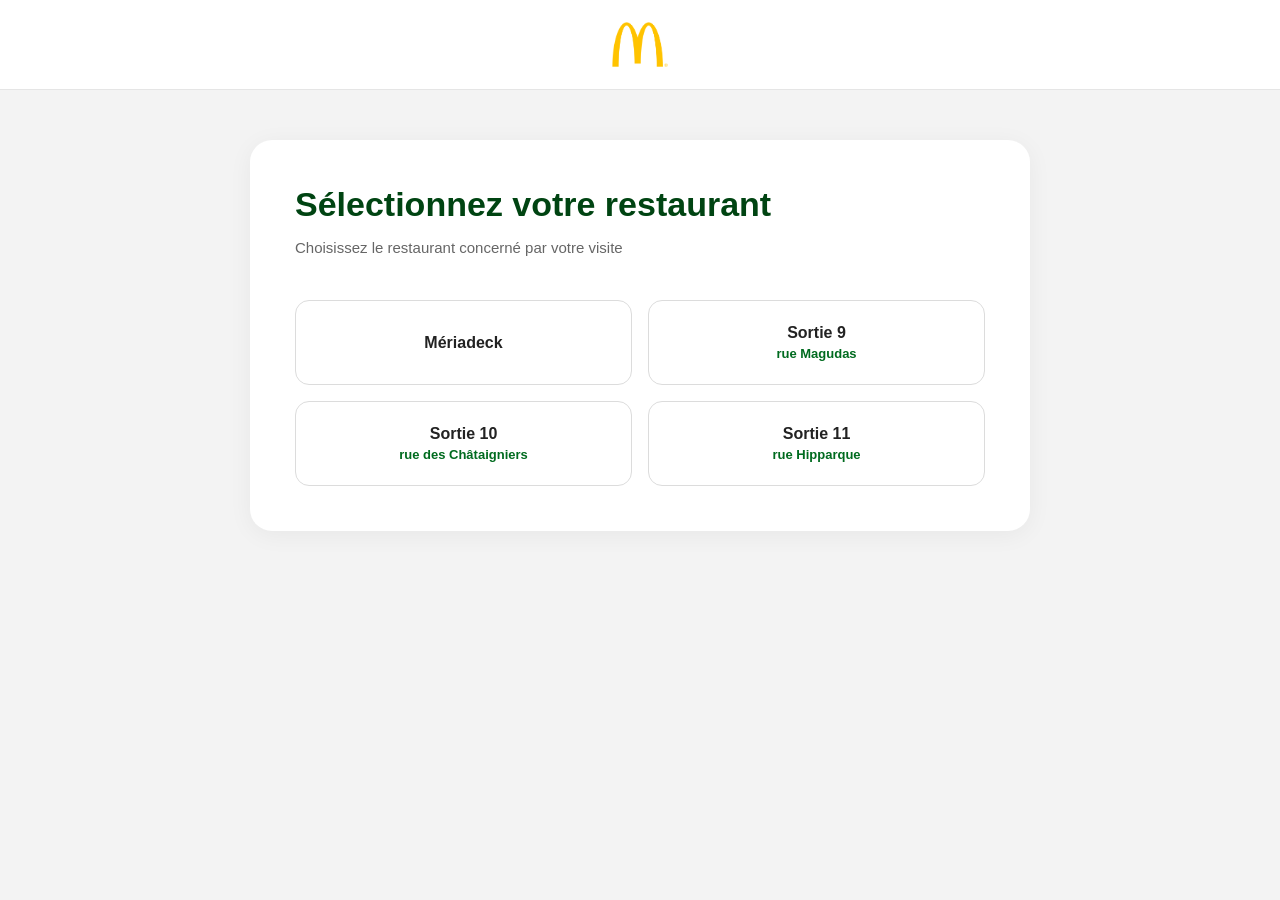
<file: index.html>
<!DOCTYPE html>
<html lang="fr">
<head>
<meta charset="UTF-8">
<meta name="viewport" content="width=device-width, initial-scale=1.0">
<title>Votre avis compte</title>
<link rel="stylesheet" href="css/style.css">
</head>

<body>

<header>
<img src="logo.png" class="logo" onclick="history.back()">
</header>

<div class="container">

<div class="card">

<h1>Sélectionnez votre restaurant</h1>

<p class="subtitle">
Choisissez le restaurant concerné par votre visite
</p>

<div class="restaurants">

<button class="restaurant-btn" onclick="chooseRestaurant('MERIADECK')">
<span class="restaurant-main">Mériadeck</span>
</button>

<button class="restaurant-btn" onclick="chooseRestaurant('S9')">
<span class="restaurant-main">Sortie 9</span>
<span class="restaurant-sub">rue Magudas</span>
</button>

<button class="restaurant-btn" onclick="chooseRestaurant('S10')">
<span class="restaurant-main">Sortie 10</span>
<span class="restaurant-sub">rue des Châtaigniers</span>
</button>

<button class="restaurant-btn" onclick="chooseRestaurant('S11')">
<span class="restaurant-main">Sortie 11</span>
<span class="restaurant-sub">rue Hipparque</span>
</button>

<!--
AJOUT D’UN NOUVEAU RESTAURANT

Pour ajouter un restaurant :
1. Copier le bloc ci-dessous
2. Enlever les lignes de commentaire qui entourent le bouton
3. Remplacer S12 par le code souhaité
4. Modifier le nom et la rue
-->

<!--
<button class="restaurant-btn" onclick="chooseRestaurant('S12')">
<span class="restaurant-main">Sortie 12</span>
<span class="restaurant-sub">Nom de la rue</span>
</button>
-->

</div>

</div>

</div>

<script>

function chooseRestaurant(code){

localStorage.clear();
localStorage.setItem("restaurant", code);
window.location.href = "rating.html";

}

</script>

</body>
</html>
</file>
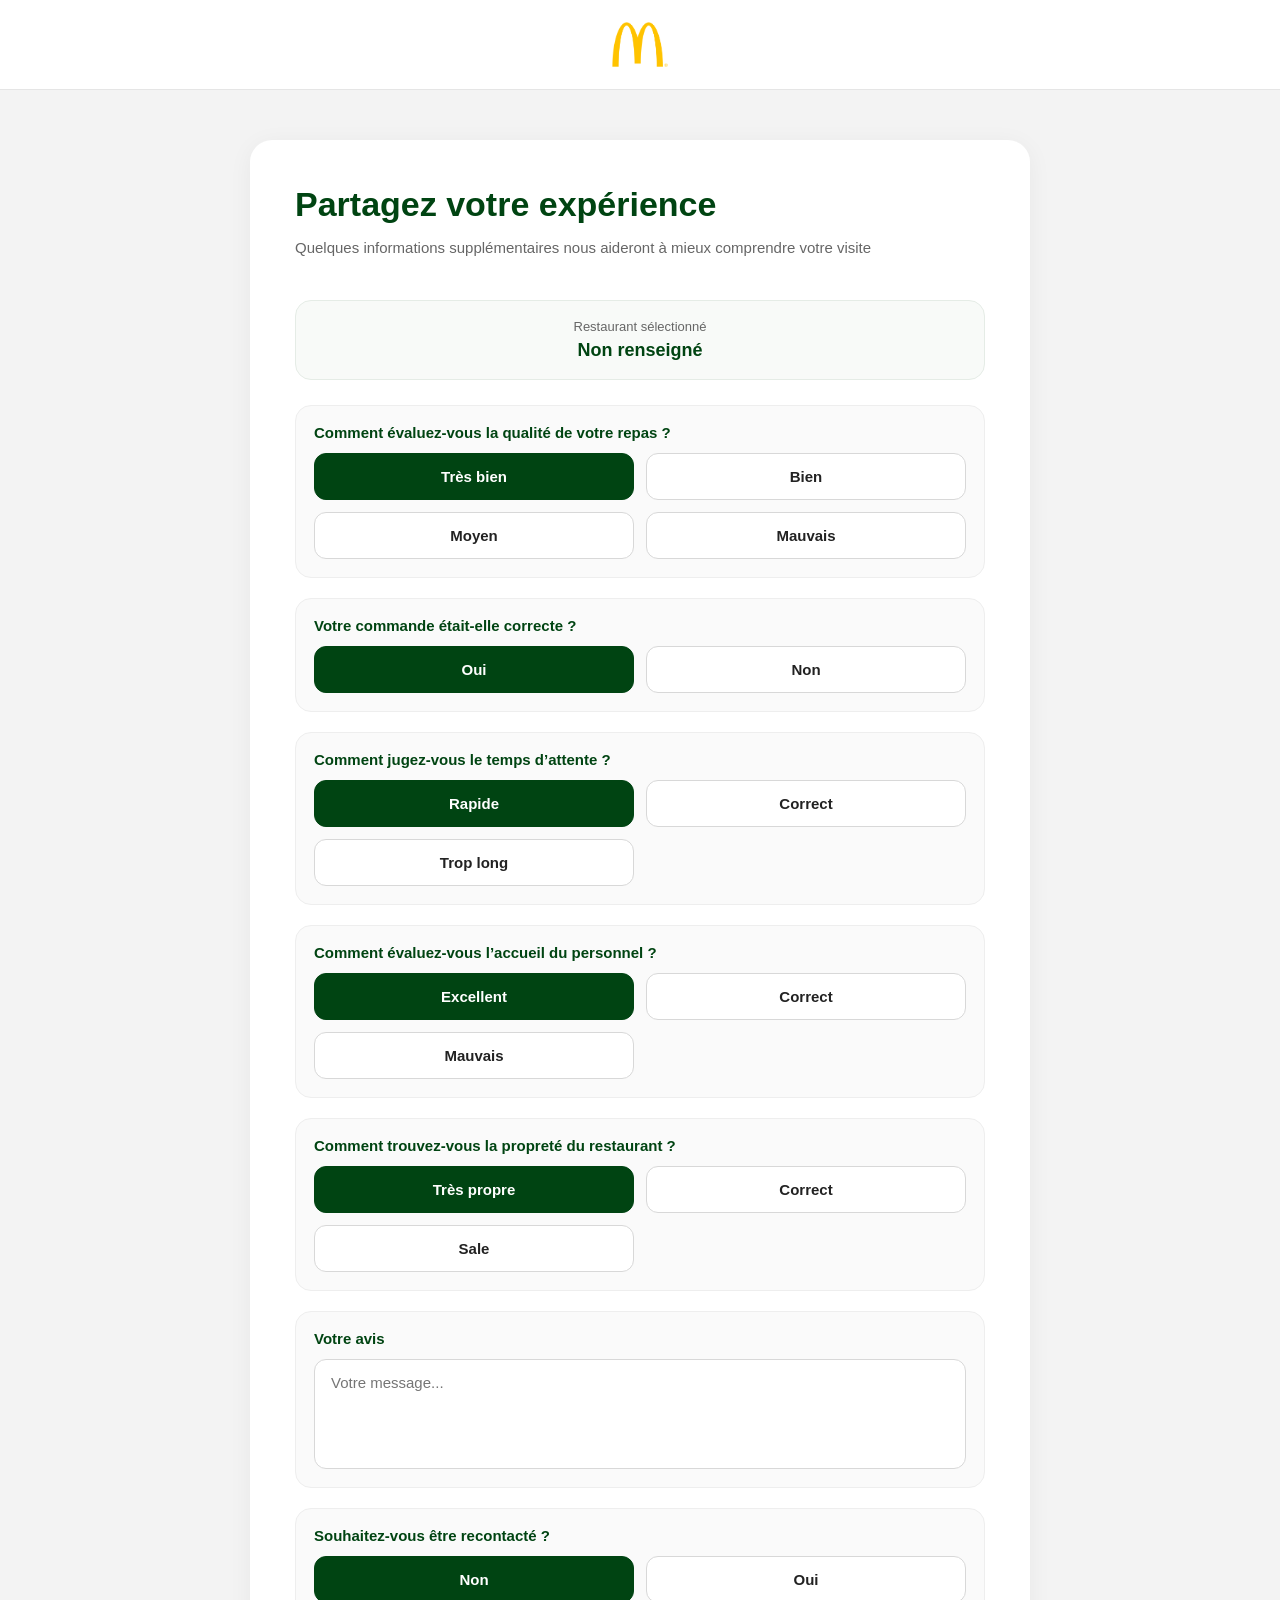
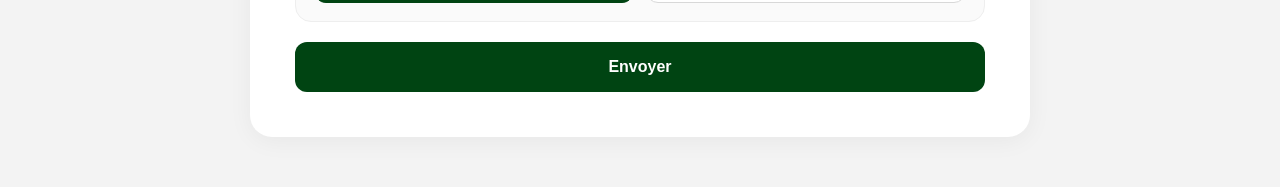
<file: feedback.html>
<!DOCTYPE html>
<html lang="fr">
<head>
<meta charset="UTF-8">
<meta name="viewport" content="width=device-width, initial-scale=1.0">
<title>Votre avis</title>
<link rel="stylesheet" href="css/style.css">
</head>

<body>

<header>
<img src="logo.png" class="logo" onclick="history.back()">
</header>

<div class="container">
<div class="card">

<h1>Partagez votre expérience</h1>

<p class="subtitle">
Quelques informations supplémentaires nous aideront à mieux comprendre votre visite
</p>

<div class="selected-restaurant-box">
<p>Restaurant sélectionné</p>
<strong id="restaurantDisplay"></strong>
</div>

<form id="feedbackForm" action="https://formsubmit.co/experienceclient@mcdofamily.com" method="POST">

<input type="hidden" name="_subject" value="Nouveau retour client McDonald's">
<input type="hidden" name="_captcha" value="false">
<input type="hidden" name="_template" value="table">
<input type="hidden" name="_next" value="https://teammarketingmcdo-afk.github.io/mcdo-feedback/thanks.html">

<input type="hidden" id="restaurantInput" name="Restaurant">
<input type="hidden" id="ratingInput" name="Note">

<div class="form-group">
<label>Comment évaluez-vous la qualité de votre repas ?</label>

<input type="hidden" name="Qualité du repas" id="qualite" value="Très bien">

<div class="choice-grid" data-target="qualite">
<button type="button" class="choice-btn active" data-value="Très bien">Très bien</button>
<button type="button" class="choice-btn" data-value="Bien">Bien</button>
<button type="button" class="choice-btn" data-value="Moyen">Moyen</button>
<button type="button" class="choice-btn" data-value="Mauvais">Mauvais</button>
</div>
</div>


<div class="form-group">
<label>Votre commande était-elle correcte ?</label>

<input type="hidden" name="Commande correcte" id="commande" value="Oui">

<div class="choice-grid" data-target="commande">
<button type="button" class="choice-btn active" data-value="Oui">Oui</button>
<button type="button" class="choice-btn" data-value="Non">Non</button>
</div>
</div>


<div class="form-group">
<label>Comment jugez-vous le temps d’attente ?</label>

<input type="hidden" name="Temps d'attente" id="attente" value="Rapide">

<div class="choice-grid" data-target="attente">
<button type="button" class="choice-btn active" data-value="Rapide">Rapide</button>
<button type="button" class="choice-btn" data-value="Correct">Correct</button>
<button type="button" class="choice-btn" data-value="Trop long">Trop long</button>
</div>
</div>


<div class="form-group">
<label>Comment évaluez-vous l’accueil du personnel ?</label>

<input type="hidden" name="Accueil" id="accueil" value="Excellent">

<div class="choice-grid" data-target="accueil">
<button type="button" class="choice-btn active" data-value="Excellent">Excellent</button>
<button type="button" class="choice-btn" data-value="Correct">Correct</button>
<button type="button" class="choice-btn" data-value="Mauvais">Mauvais</button>
</div>
</div>


<div class="form-group">
<label>Comment trouvez-vous la propreté du restaurant ?</label>

<input type="hidden" name="Propreté" id="proprete" value="Très propre">

<div class="choice-grid" data-target="proprete">
<button type="button" class="choice-btn active" data-value="Très propre">Très propre</button>
<button type="button" class="choice-btn" data-value="Correct">Correct</button>
<button type="button" class="choice-btn" data-value="Sale">Sale</button>
</div>
</div>


<div class="form-group">
<label>Votre avis</label>
<textarea name="Commentaire" id="commentaire" placeholder="Votre message..."></textarea>
</div>


<div class="form-group">
<label>Souhaitez-vous être recontacté ?</label>

<input type="hidden" name="Souhaite être recontacté" id="contactChoice" value="Non">

<div class="choice-grid" data-target="contactChoice">
<button type="button" class="choice-btn active" data-value="Non">Non</button>
<button type="button" class="choice-btn" data-value="Oui">Oui</button>
</div>
</div>

<div id="contactFields">

<div class="form-group">
<label>Email</label>
<input
type="email"
name="Email client"
id="emailClient"
placeholder="votre@email.com">
</div>

<div class="form-group">
<label>Téléphone</label>
<input
type="tel"
name="Téléphone client"
id="telephoneClient"
placeholder="06 00 00 00 00">
</div>

</div>

<button type="submit" class="primary-btn">
Envoyer
</button>

</form>

</div>
</div>

<script src="js/restaurants.js"></script>
<script src="js/feedback.js"></script>

</body>
</html>
</file>
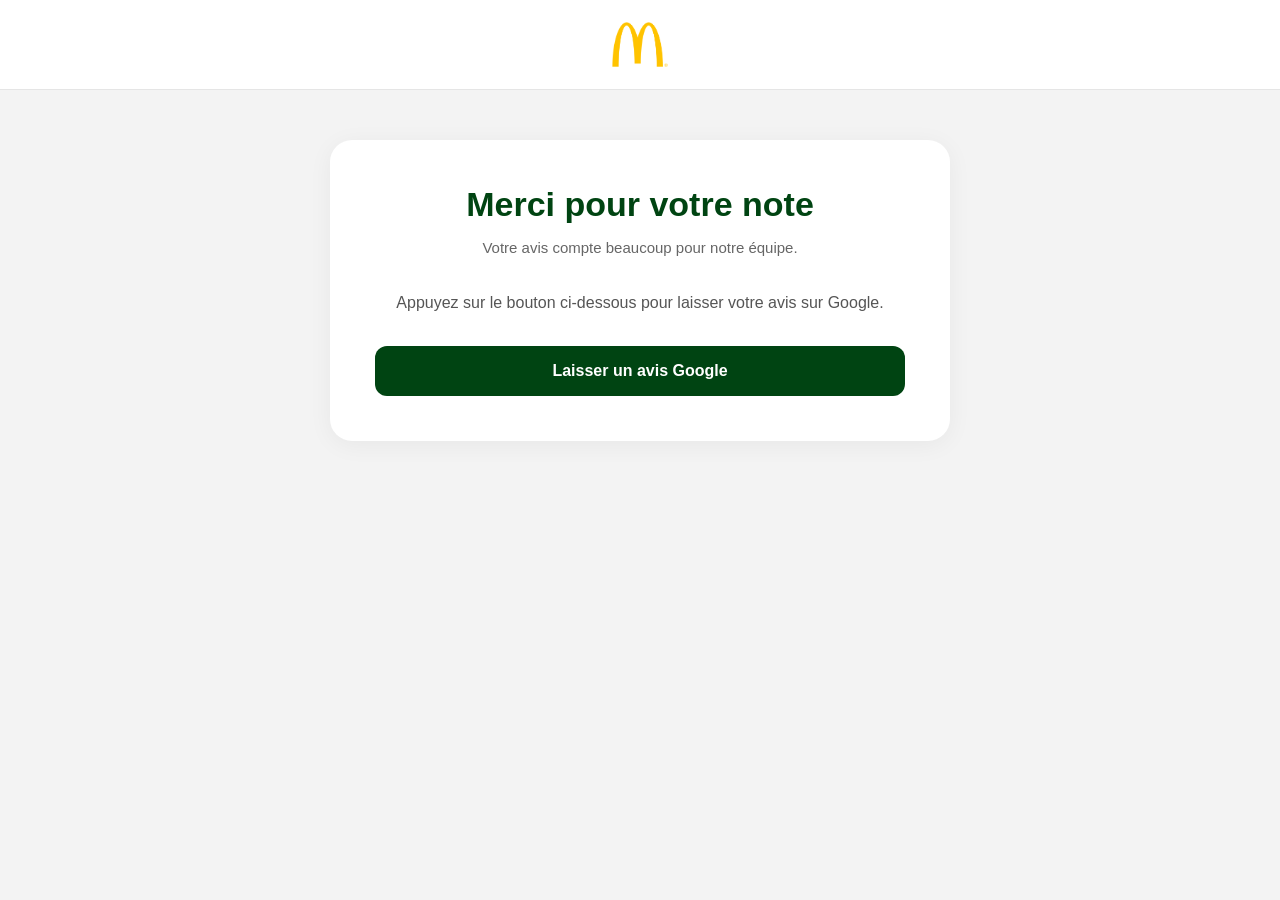
<file: google-review.html>
<!DOCTYPE html>
<html lang="fr">
<head>
<meta charset="UTF-8">
<meta name="viewport" content="width=device-width, initial-scale=1.0">
<title>Laisser un avis Google</title>
<link rel="stylesheet" href="css/style.css">
</head>

<body>

<header>
<img src="logo.png" class="logo" onclick="window.location.href='index.html'">
</header>

<div class="container">
<div class="card thank-card">

<h1>Merci pour votre note</h1>

<p class="subtitle">
Votre avis compte beaucoup pour notre équipe.
</p>

<p class="thanks-text">
Appuyez sur le bouton ci-dessous pour laisser votre avis sur Google.
</p>

<a id="googleReviewBtn" class="primary-btn link-btn" target="_blank" rel="noopener">
Laisser un avis Google
</a>

</div>
</div>

<script src="js/restaurants.js"></script>
<script src="js/google-review.js"></script>

</body>
</html>
</file>
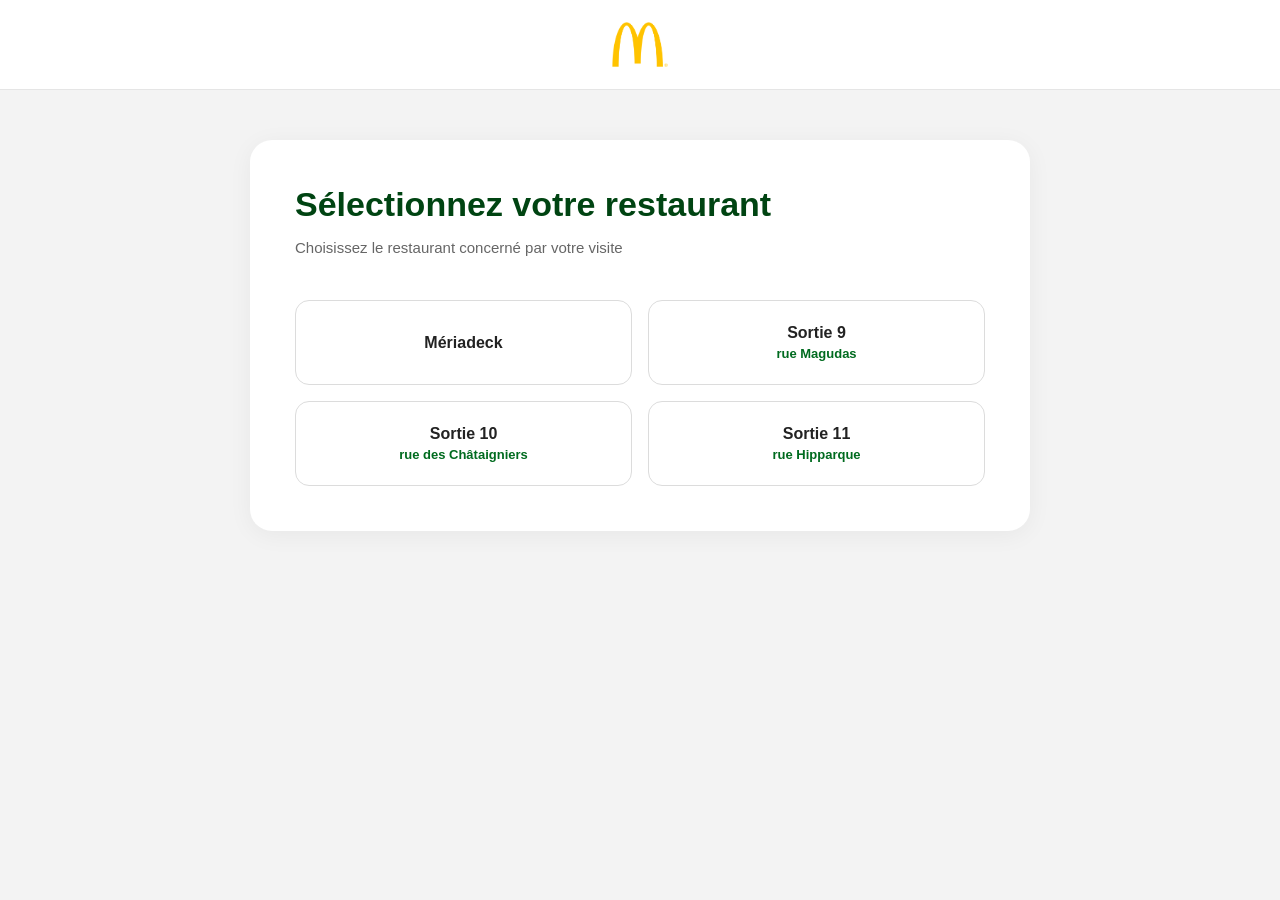
<file: rating.html>
<!DOCTYPE html>
<html lang="fr">

<head>
<meta charset="UTF-8">
<meta name="viewport" content="width=device-width, initial-scale=1.0">
<title>Noter votre visite</title>
<link rel="stylesheet" href="css/style.css">
</head>

<body>

<header>
<img src="logo.png" class="logo" onclick="history.back()">
</header>

<div class="container">

<div class="card">

<div class="title-row">

<h1>Évaluez votre visite</h1>

<div class="social-top">

<a id="instagramBtn" target="_blank">
<img src="instagram.png" class="social-icon" alt="Instagram">
</a>

<a id="tiktokBtn" target="_blank">
<img src="tiktok.png" class="social-icon" alt="TikTok">
</a>

</div>

</div>

<p class="subtitle">
Votre retour nous permet d'améliorer l'expérience client
</p>
<div class="selected-restaurant-box">

<p>Restaurant sélectionné</p>

<strong id="restaurantName"></strong>

</div>

<div class="stars">

<span class="star" data-value="1">★</span>
<span class="star" data-value="2">★</span>
<span class="star" data-value="3">★</span>
<span class="star" data-value="4">★</span>
<span class="star" data-value="5">★</span>

</div>

<button class="primary-btn" id="validate">Valider</button>

</div>

</div>

<script src="js/restaurants.js"></script>
<script src="js/script.js"></script>

</body>

</html>
</file>
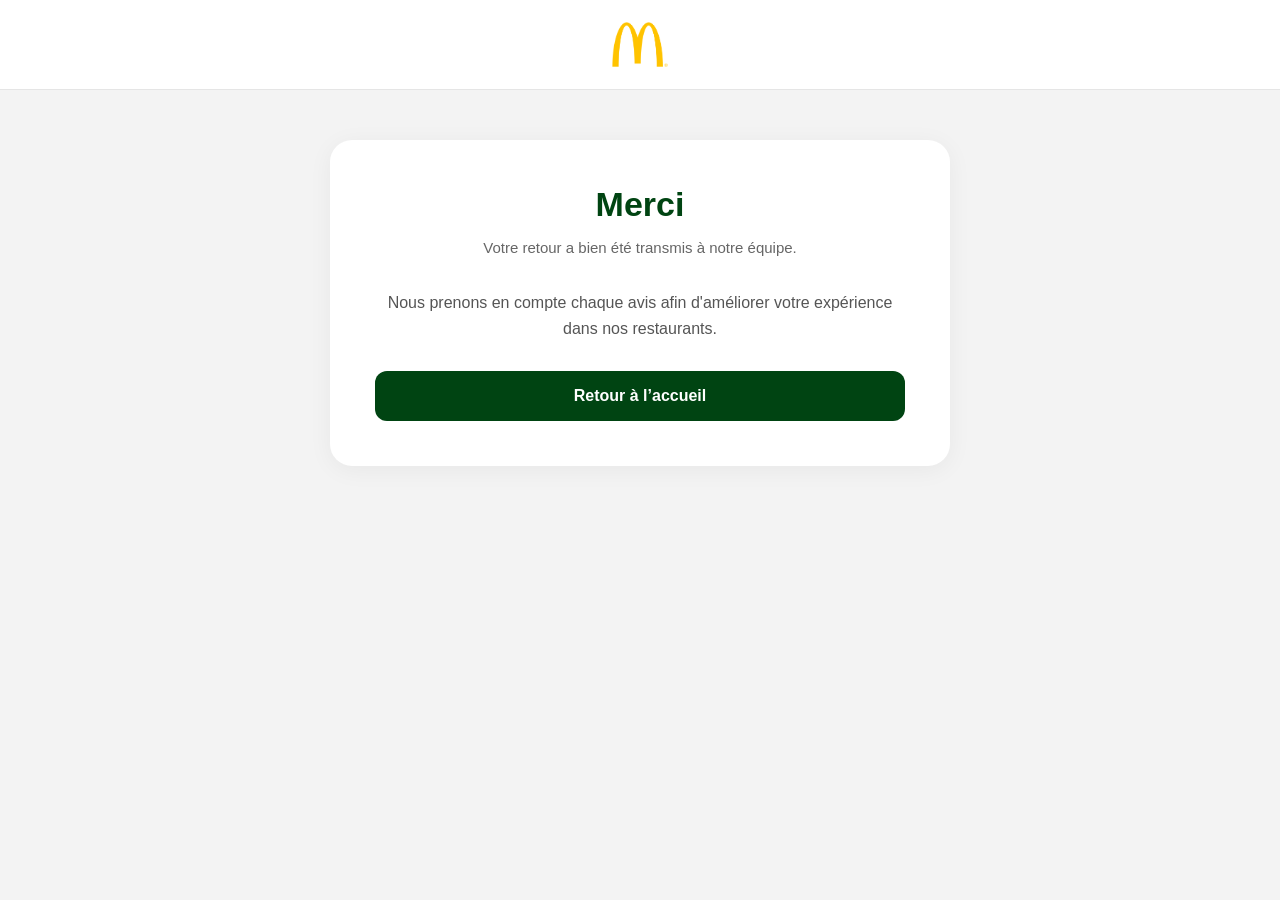
<file: thanks.html>
<!DOCTYPE html>
<html lang="fr">
<head>
<meta charset="UTF-8">
<meta name="viewport" content="width=device-width, initial-scale=1.0">
<title>Merci pour votre retour</title>
<link rel="stylesheet" href="css/style.css">
</head>

<body>

<header>
<img src="logo.png" class="logo" onclick="window.location.href='index.html'">
</header>

<div class="container">
<div class="card thank-card">

<h1>Merci</h1>

<p class="subtitle">
Votre retour a bien été transmis à notre équipe.
</p>

<p class="thanks-text">
Nous prenons en compte chaque avis afin d'améliorer votre expérience dans nos restaurants.
</p>

<button class="primary-btn" onclick="window.location.href='index.html'">
Retour à l’accueil
</button>

</div>
</div>

</body>
</html>
</file>
<file: css/style.css>
/* ========= RESET ========= */

*{
margin:0;
padding:0;
box-sizing:border-box;
font-family:"Segoe UI",sans-serif;
}

body{

background:#f3f3f3;
color:#222;
min-height:100vh;

display:flex;
flex-direction:column;

}


/* ========= HEADER ========= */

header{

height:90px;

background:white;

display:flex;

justify-content:center;
align-items:center;

border-bottom:1px solid #e5e5e5;

position:relative;

}

.logo{

height:45px;

cursor:pointer;

transition:.25s;

}

.logo:hover{

opacity:.75;

}



/* ========= MAIN ========= */

.container{

flex:1;

padding:50px;

display:flex;

justify-content:center;
align-items:flex-start;

}


/* ========= CARD ========= */

.card{

background:white;

width:100%;
max-width:780px;

padding:45px;

border-radius:22px;

box-shadow:

0 4px 25px rgba(0,0,0,.05);

}


/* ========= TITRES ========= */

h1{

font-size:34px;

font-weight:700;

color:#004412;

margin-bottom:12px;

}

.subtitle{

font-size:15px;

color:#666;

margin-bottom:40px;

line-height:1.6;

}


/* ========= RESTAURANTS ========= */

.restaurants{

display:grid;

grid-template-columns:repeat(2,1fr);

gap:16px;

}

.restaurant-btn{

height:70px;

background:white;

border:1px solid #dcdcdc;

border-radius:14px;

font-size:16px;

font-weight:600;

cursor:pointer;

transition:.25s;

color:#222;

}

.restaurant-btn:hover{

border-color:#ffbc0d;

background:#fffdf6;

transform:translateY(-2px);

}


/* ========= STARS ========= */

.stars{

display:flex;

justify-content:center;

gap:14px;

margin:30px 0;

}

.star{

font-size:52px;

cursor:pointer;

color:#d5d5d5;

transition:.2s;

}

.star:hover{

transform:scale(1.15);

}

.star.active{

color:#ffbc0d;

}


/* ========= BOUTON ========= */

.primary-btn{

background:#004412;
color:white;

width:100%;

border:none;

padding:16px;

border-radius:12px;

font-size:16px;
font-weight:600;

cursor:pointer;

transition:0.25s;

}
.primary-btn:hover{

background:#00621a;

transform:translateY(-2px);

}


/* ========= FORM ========= */

form{
display:flex;
flex-direction:column;
gap:20px;
text-align:left;
}

label{

font-size:15px;
font-weight:600;

color:#004412;

margin-bottom:-10px;

}


select,
textarea,
input{

width:100%;
padding:14px 16px;

border:1px solid #d8d8d8;
border-radius:12px;

background:white;

font-size:15px;

transition:0.25s;

}
select:focus,
textarea:focus,
input:focus{

outline:none;

border-color:#ffbc0d;

box-shadow:0 0 0 4px rgba(255,188,13,0.15);

}

select:focus,
textarea:focus,
input:focus{

outline:none;

border-color:#ffbc0d;

}


textarea{

resize:none;
height:110px;

}


/* ========= MOBILE ========= */

@media(max-width:768px){

.container{

padding:20px;

}


.card{

position:relative;

background:white;
border-radius:24px;
padding:50px;

}

.restaurants{

grid-template-columns:1fr;

}

h1{

font-size:28px;

}

.star{

font-size:42px;

}

}


/* ===== RESEAUX ===== */

#contactFields{
display:none;
flex-direction:column;
gap:18px;
}

.form-group{
background:#fafafa;
border:1px solid #eeeeee;
border-radius:16px;
padding:18px;
display:flex;
flex-direction:column;
gap:12px;
}

.form-group label{
margin-bottom:0;
}

.form-group:hover{
border-color:#ffbc0d;
background:#fffdf6;
}

.selected-restaurant-box{
background:#f8faf8;
border:1px solid #e5ece6;
border-radius:16px;
padding:18px;
margin-bottom:25px;
text-align:center;
}

.selected-restaurant-box p{
font-size:13px;
color:#666;
margin-bottom:6px;
}

.selected-restaurant-box strong{
font-size:18px;
color:#004412;
}

.choice-grid{
display:grid;
grid-template-columns:1fr 1fr;
gap:12px;
}

.choice-btn{
border:1px solid #d8d8d8;
background:white;
color:#222;
padding:14px;
border-radius:12px;
font-size:15px;
font-weight:600;
cursor:pointer;
transition:.25s;
}

.choice-btn:hover{
border-color:#ffbc0d;
background:#fffdf6;
}

.choice-btn.active{
background:#004412;
color:white;
border-color:#004412;
}

/* ===== THANKS PAGE ===== */

.thank-card{
text-align:center;
max-width:620px;
}

.thank-card h1{
text-align:center;
}

.thank-card .subtitle{
max-width:500px;
margin:0 auto 30px auto;
text-align:center;
}

.thanks-text{
max-width:550px;
margin:0 auto 30px auto;
font-size:16px;
line-height:1.6;
color:#555;
text-align:center;
}

/* ===== RESEAUX ===== */

.title-row{
display:flex;
justify-content:space-between;
align-items:center;
margin-bottom:15px;
}

.title-row h1{
margin:0;
}

.social-top{
display:flex;
align-items:center;
gap:12px;
}

.social-top a{
display:flex;
align-items:center;
justify-content:center;
text-decoration:none;
}

.social-icon{
width:26px;
height:26px;
object-fit:contain;
background:transparent;
border:none;
border-radius:0;
padding:0;
box-shadow:none;
filter:none;
cursor:pointer;
transition:.2s;
}

.social-icon:hover{
transform:scale(1.1);
}

/* ===== MOBILE ===== */

@media(max-width:768px){

body{
background:#f3f3f3;
}

header{
height:70px;
}

.logo{
height:38px;
}

.container{
padding:14px;
align-items:flex-start;
}

.card{
width:100%;
padding:32px 24px;
border-radius:22px;
margin-top:0;
}

.title-row{
display:block;
position:relative;
margin-bottom:12px;
}

.title-row h1{
font-size:28px;
line-height:1.15;
padding-right:58px;
}

.social-top{
position:absolute;
top:4px;
right:0;
gap:10px;
}

.social-icon{
width:22px;
height:22px;
}

.subtitle{
font-size:14px;
line-height:1.5;
margin:0 0 34px 0;
max-width:230px;
}

.stars{
gap:8px;
margin:25px 0 34px;
}

.star{
font-size:38px;
}

.primary-btn{
height:58px;
font-size:16px;
border-radius:12px;
}

.thank-card{
padding:34px 24px;
border-radius:26px;
margin-top:20px;
}

.thank-card h1{
font-size:34px;
line-height:1.12;
margin-bottom:20px;
}

.thank-card .subtitle{
font-size:19px;
line-height:1.45;
max-width:280px;
margin:0 auto 28px auto;
text-align:center;
}

.thanks-text{
font-size:19px;
line-height:1.45;
max-width:300px;
margin:0 auto 34px auto;
text-align:center;
}

.thank-card .primary-btn{
height:64px;
font-size:20px;
border-radius:16px;
}

}
.link-btn{
display:flex;
align-items:center;
justify-content:center;
text-decoration:none;
}

.restaurant-btn{

display:flex;
flex-direction:column;
justify-content:center;
align-items:center;

height:85px;

}

.restaurant-main{

font-size:16px;
font-weight:700;

color:#222;

}

.restaurant-sub{

font-size:13px;
font-weight:600;

color:#006b1f;

margin-top:4px;

}
</file>
